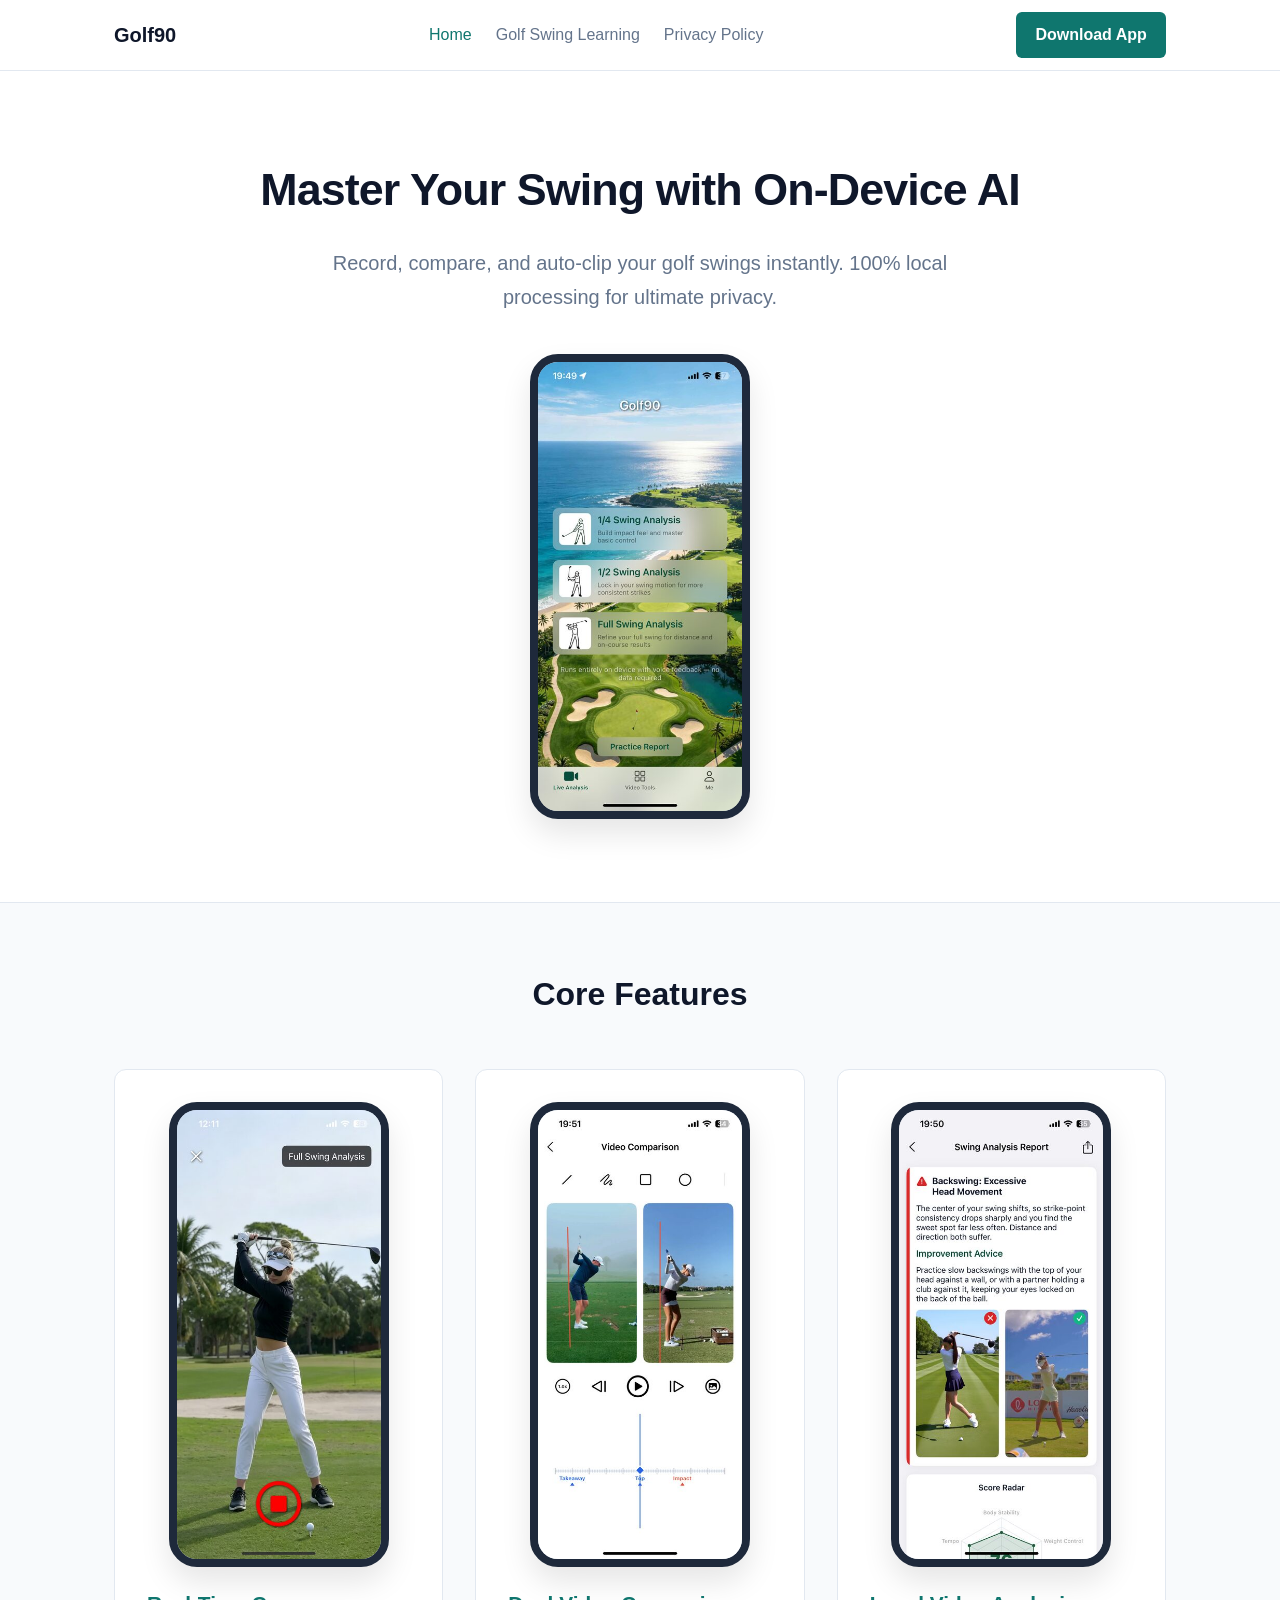
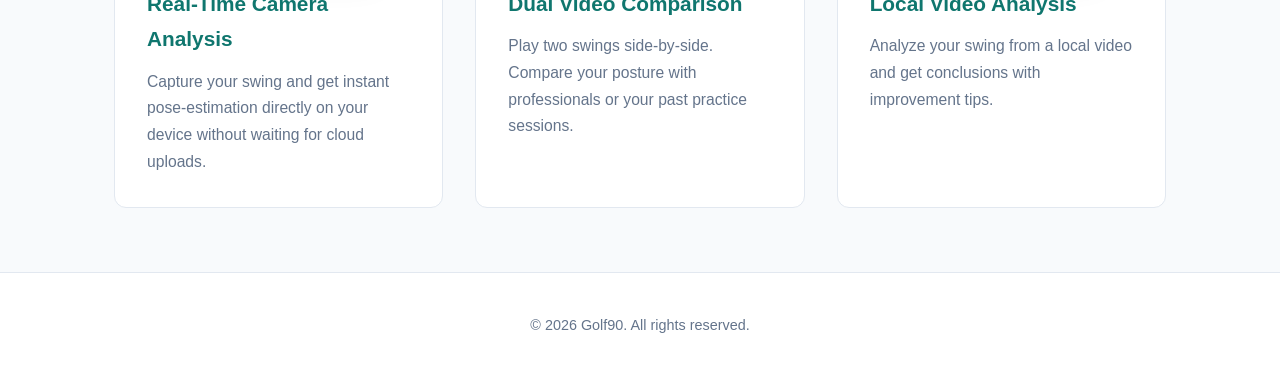
<file: index.html>
<!DOCTYPE html>
<html lang="en">
<head>
  <!-- Google tag (gtag.js) -->
<script async src="https://www.googletagmanager.com/gtag/js?id=G-7NRB3NM912"></script>
<script>
  window.dataLayer = window.dataLayer || [];
  function gtag(){dataLayer.push(arguments);}
  gtag('js', new Date());

  gtag('config', 'G-7NRB3NM912');
</script>
  <meta charset="UTF-8">
  <meta name="viewport" content="width=device-width, initial-scale=1.0">
  <title>Golf90 - AI Golf Swing Analysis</title>
  <link rel="stylesheet" href="style.css">
</head>
<body>
<header>
  <div class="container navbar">
    <div class="nav-left">
      <button class="menu-toggle" aria-label="Toggle menu">☰</button>
      <a href="index.html" class="logo-container">
        <span>Golf90</span>
      </a>
    </div>
    <ul class="nav-menu" id="nav-menu">
      <li><a href="index.html" class="active" data-i18n="home">Home</a></li>
      <li><a href="blog.html" data-i18n="learn">Golf Swing Learning</a></li>
      <li><a href="privacy.html" data-i18n="privacy">Privacy Policy</a></li>
    </ul>
    <div class="nav-right">
      <a href="https://apps.apple.com/us/app/golf90-ai-golf-swing-analyzer/id6777855006" target="_blank" class="btn-download" data-i18n="download">Download App</a>
      <a href="https://apps.apple.com/us/app/golf90-ai-golf-swing-analyzer/id6777855006" target="_blank" class="btn-download-icon" aria-label="Download App">📱</a>
    </div>
  </div>
</header>

  <main>
    <!-- Hero Section -->
    <section class="hero">
      <div class="container">
        <h1 data-i18n="heroTitle">Master Your Swing with On-Device AI</h1>
        <p data-i18n="heroSub">Record, compare, and auto-clip your golf swings instantly. 100% local processing for ultimate privacy.</p>
        
        <div class="hero-visuals">
          <div class="phone-mockup">
            <img src="home1.jpg" alt="Golf90 App Main Screen">
          </div>
        </div>
      </div>
    </section>

    <!-- Core Features Section -->
    <section class="features-section">
      <div class="container">
        <h2 class="section-title" data-i18n="featuresTitle">Core Features</h2>
        <div class="features-grid">
          
          <div class="feature-card">
            <div class="phone-mockup">
              <img src="home2.jpg" alt="Golf90 App Main Screen">
            </div>
            <h3 data-i18n="f1Title">Real-Time Camera Analysis</h3>
            <p data-i18n="f1Desc">Capture your swing and get instant pose-estimation directly on your device without waiting for cloud uploads.</p>
          </div>

          <div class="feature-card">
            <div class="phone-mockup">
              <img src="home3.jpg" alt="Golf90 App Main Screen">
            </div>
            <h3 data-i18n="f2Title">Dual Video Comparison</h3>
            <p data-i18n="f2Desc">Play two swings side-by-side. Compare your posture with professionals or your past practice sessions.</p>
          </div>

          <div class="feature-card">
            <div class="phone-mockup">
              <img src="home4.jpg" alt="Golf90 App Main Screen">
            </div>
            <h3 data-i18n="f3Title">Local Video Analysis</h3>
            <p data-i18n="f3Desc">Analyze your swing from a local video and get conclusions with improvement tips.</p>
          </div>

        </div>
      </div>
    </section>
  </main>

  <footer>
    <div class="container">
      <p data-i18n="footerText">© 2026 Golf90. All rights reserved.</p>
    </div>
  </footer>

  <script src="i18n.js"></script>
</body>
</html>
</file>
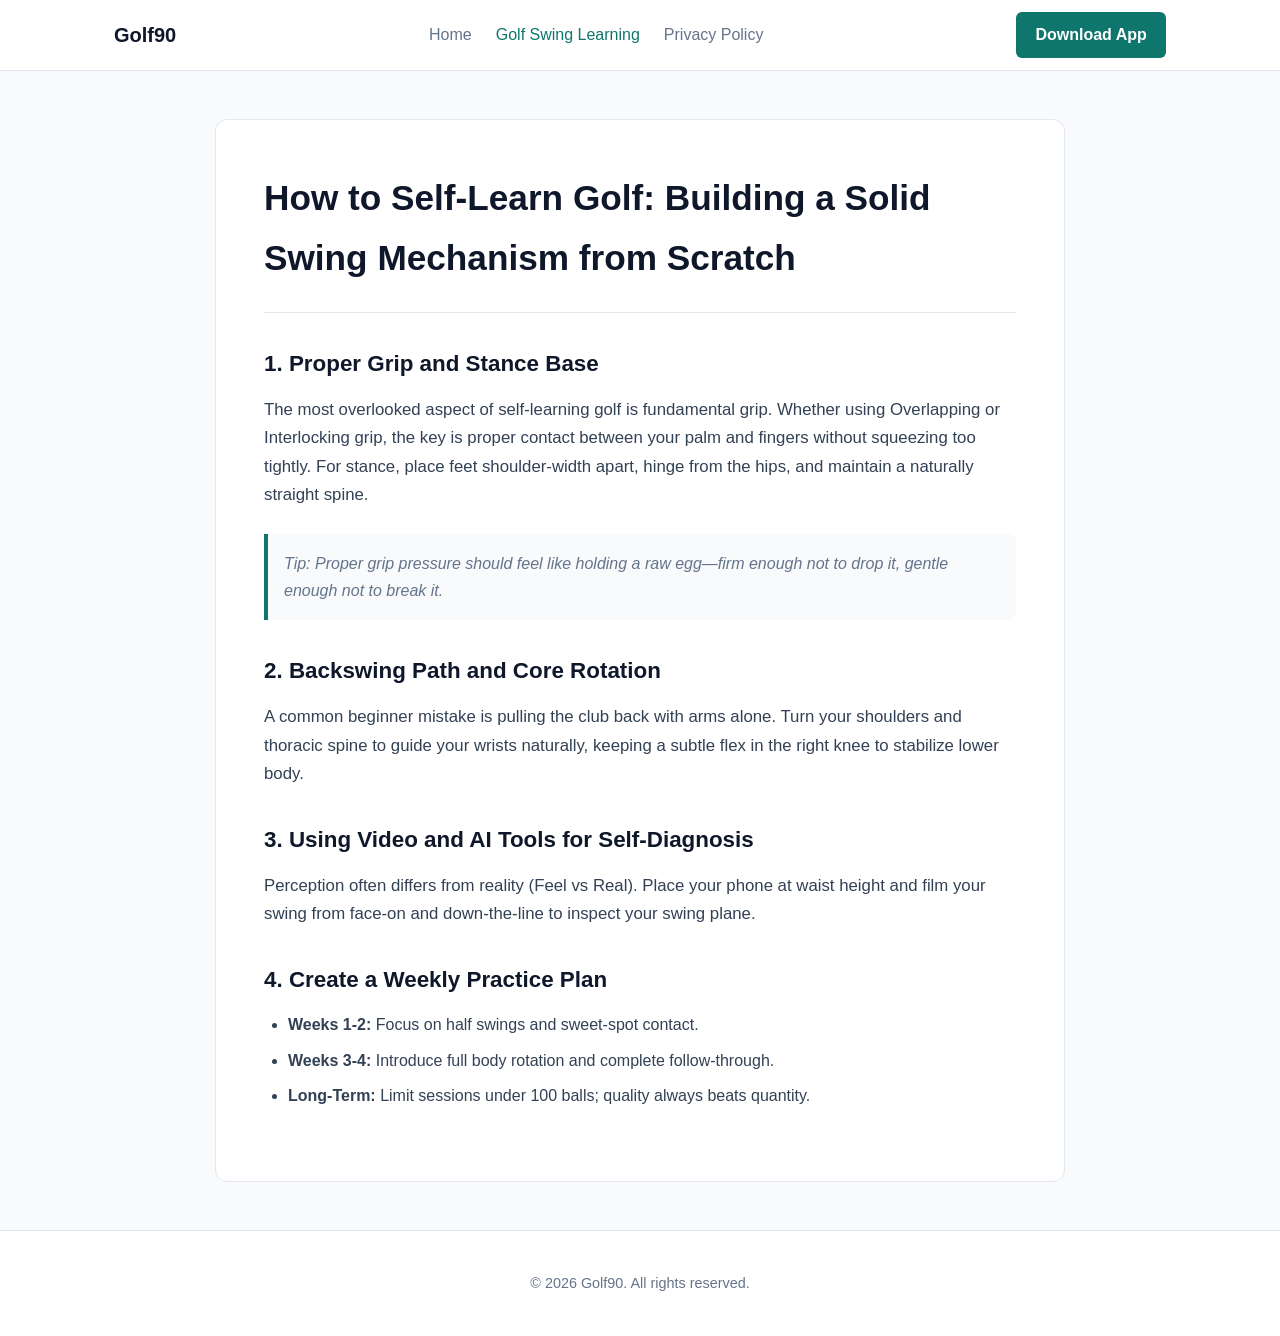
<file: article.html>
<!DOCTYPE html>
<html lang="en">
<head>
  <!-- Google tag (gtag.js) -->
<script async src="https://www.googletagmanager.com/gtag/js?id=G-7NRB3NM912"></script>
<script>
  window.dataLayer = window.dataLayer || [];
  function gtag(){dataLayer.push(arguments);}
  gtag('js', new Date());

  gtag('config', 'G-7NRB3NM912');
</script>
  <meta charset="UTF-8">
  <meta name="viewport" content="width=device-width, initial-scale=1.0">
  <title>Article - Golf90</title>
  <link rel="stylesheet" href="style.css">
</head>
<body>
<header>
  <div class="container navbar">
    <div class="nav-left">
      <button class="menu-toggle" aria-label="Toggle menu">☰</button>
      <a href="index.html" class="logo-container">
        <span>Golf90</span>
      </a>
    </div>
    <ul class="nav-menu" id="nav-menu">
      <li><a href="index.html" data-i18n="home">Home</a></li>
      <li><a href="blog.html" class="active" data-i18n="learn">Golf Swing Learning</a></li>
      <li><a href="privacy.html" data-i18n="privacy">Privacy Policy</a></li>
    </ul>
    <div class="nav-right">
      <a href="https://apps.apple.com/us/app/golf90-ai-golf-swing-analyzer/id6777855006" target="_blank" class="btn-download" data-i18n="download">Download App</a>
      <a href="https://apps.apple.com/us/app/golf90-ai-golf-swing-analyzer/id6777855006" target="_blank" class="btn-download-icon" aria-label="Download App">📱</a>
    </div>
  </div>
</header>

  <main class="container">
    <article class="content-box">
      <h1 id="article-title"></h1>
      <hr style="border: 0; border-top: 1px solid var(--border-color); margin-bottom: 2rem;">
      <div id="article-body"></div>
    </article>
  </main>

  <footer>
    <div class="container">
      <p data-i18n="footerText">© 2026 Golf90. All rights reserved.</p>
    </div>
  </footer>

  <script src="articles-data.js"></script>
  <script src="i18n.js"></script>
  <script>
    document.addEventListener("DOMContentLoaded", () => {
      const urlParams = new URLSearchParams(window.location.search);
      const articleId = urlParams.get('id') || "1";
      const item = articles.find(a => a.id === articleId) || articles[0];
      const langKey = (typeof currentLang !== "undefined" && item.title[currentLang]) ? currentLang : "en";

      document.getElementById("article-title").textContent = item.title[langKey] || item.title["en"];
      document.getElementById("article-body").innerHTML = item.content[langKey] || item.content["en"]; // 假设 content 也支持多语言，如果 content 只有一项则保持 item.content
      document.title = `${item.title[langKey] || item.title["en"]} - Golf90`;
    });
  </script>
</body>
</html>
</file>
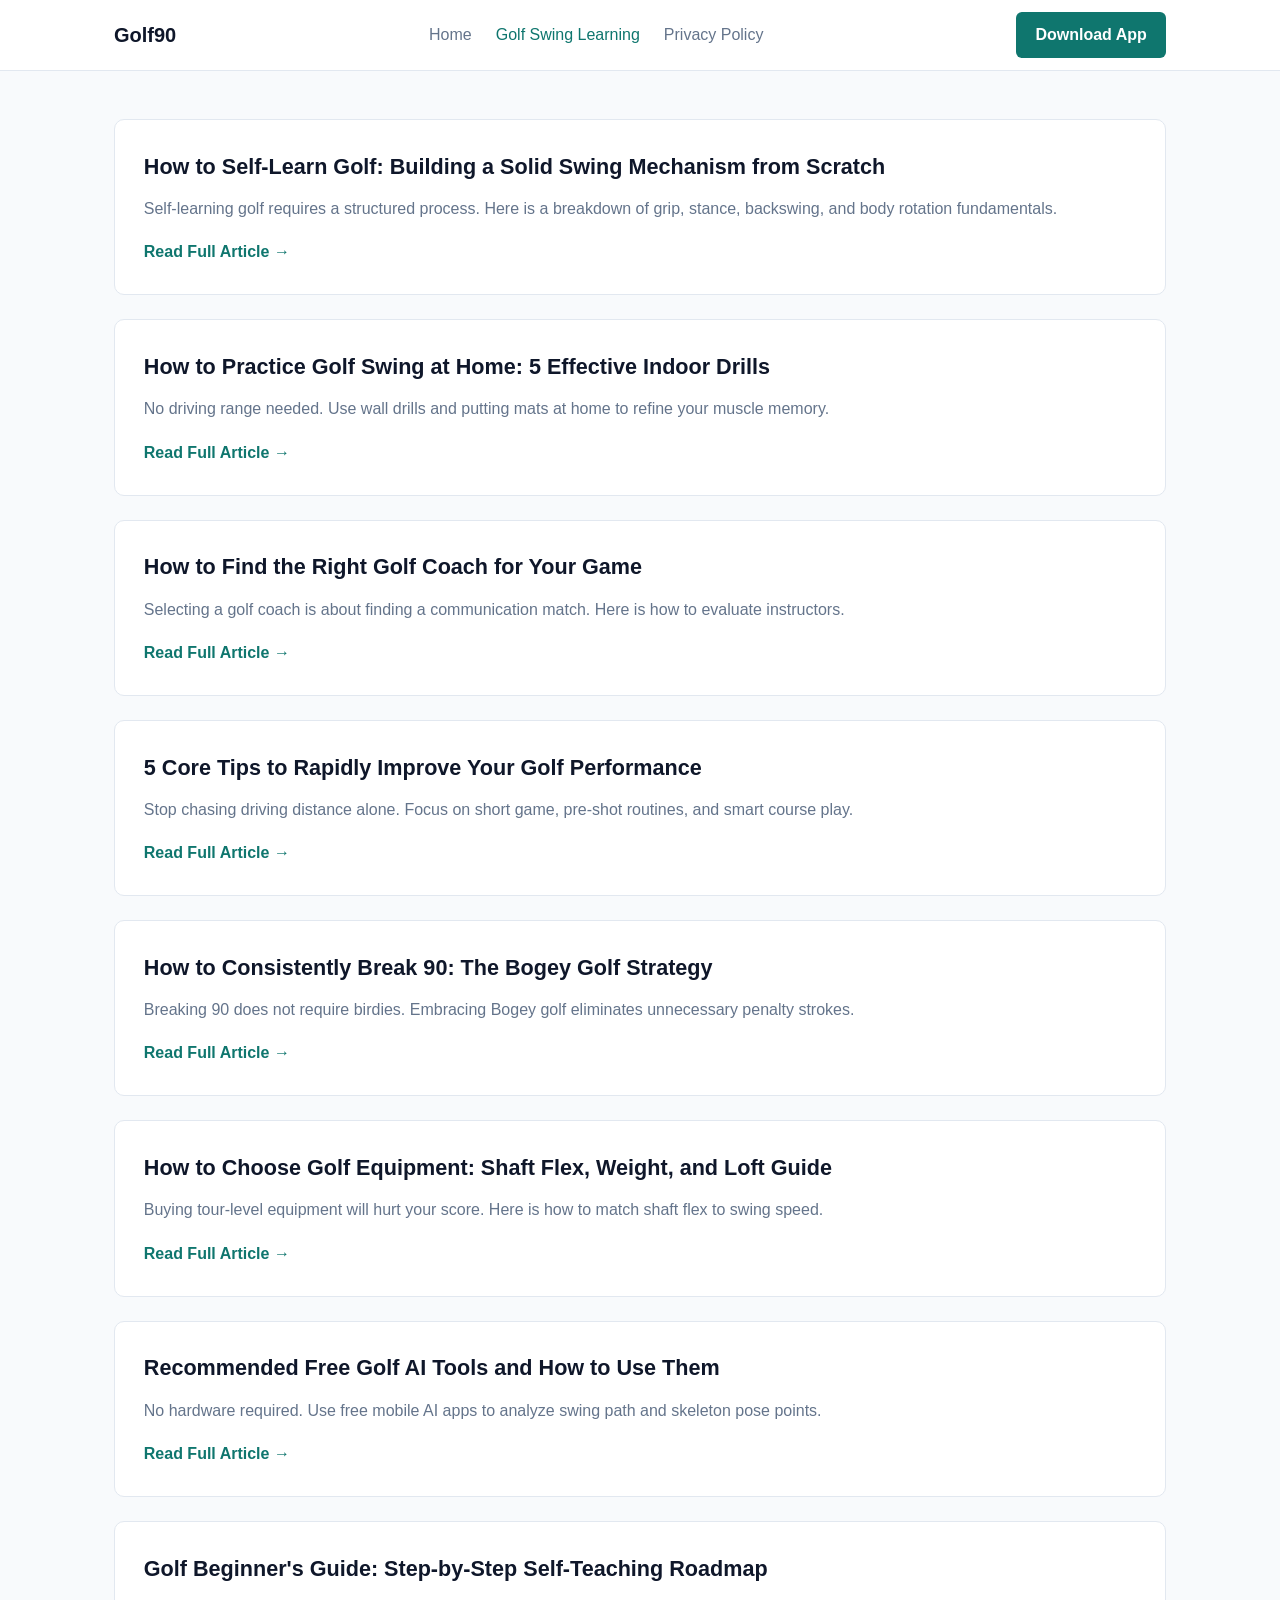
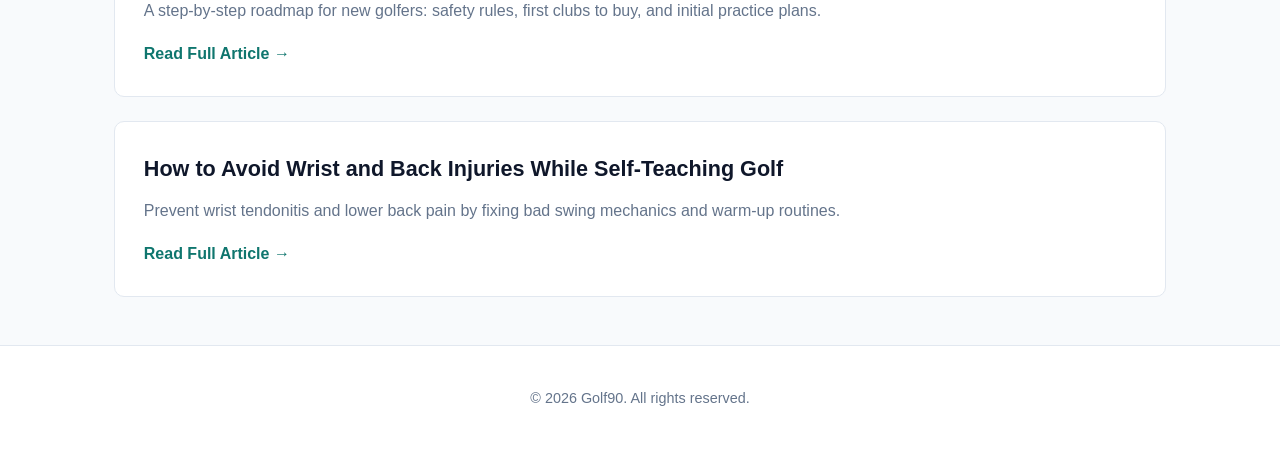
<file: blog.html>
<!DOCTYPE html>
<html lang="en">
<head>
  <!-- Google tag (gtag.js) -->
<script async src="https://www.googletagmanager.com/gtag/js?id=G-7NRB3NM912"></script>
<script>
  window.dataLayer = window.dataLayer || [];
  function gtag(){dataLayer.push(arguments);}
  gtag('js', new Date());

  gtag('config', 'G-7NRB3NM912');
</script>
  <meta charset="UTF-8">
  <meta name="viewport" content="width=device-width, initial-scale=1.0">
  <title>Golf Swing Learning - Golf90</title>
  <link rel="stylesheet" href="style.css">
</head>
<body>
<header>
  <div class="container navbar">
    <div class="nav-left">
      <button class="menu-toggle" aria-label="Toggle menu">☰</button>
      <a href="index.html" class="logo-container">
        <span>Golf90</span>
      </a>
    </div>
    <ul class="nav-menu" id="nav-menu">
      <li><a href="index.html" data-i18n="home">Home</a></li>
      <li><a href="blog.html" class="active" data-i18n="learn">Golf Swing Learning</a></li>
      <li><a href="privacy.html" data-i18n="privacy">Privacy Policy</a></li>
    </ul>
    <div class="nav-right">
      <a href="https://apps.apple.com/us/app/golf90-ai-golf-swing-analyzer/id6777855006" target="_blank" class="btn-download" data-i18n="download">Download App</a>
      <a href="https://apps.apple.com/us/app/golf90-ai-golf-swing-analyzer/id6777855006" target="_blank" class="btn-download-icon" aria-label="Download App">📱</a>
    </div>
  </div>
</header>

  <main class="container">
    <div class="text-list" id="articles-list"></div>
  </main>

  <footer>
    <div class="container">
      <p data-i18n="footerText">© 2026 Golf90. All rights reserved.</p>
    </div>
  </footer>

  <script src="articles-data.js"></script>
  <script src="i18n.js"></script>
<script>
  document.addEventListener("DOMContentLoaded", () => {
    const container = document.getElementById("articles-list");

    articles.forEach(art => {
      const langKey = (typeof currentLang !== "undefined" && art.title[currentLang]) ? currentLang : "en";
      
      const titleText = art.title[langKey] || art.title["en"];
      const summaryText = art.summary[langKey] || art.summary["en"];
      
      const card = document.createElement("div");
      card.className = "text-card";
      card.innerHTML = `
        <h2><a href="article.html?id=${art.id}">${titleText}</a></h2>
        <p>${summaryText}</p>
        <a href="article.html?id=${art.id}" class="link-more" data-i18n="readMore">Read Full Article →</a>
      `;
      container.appendChild(card);
    });
  });
</script>
</body>
</html>
</file>
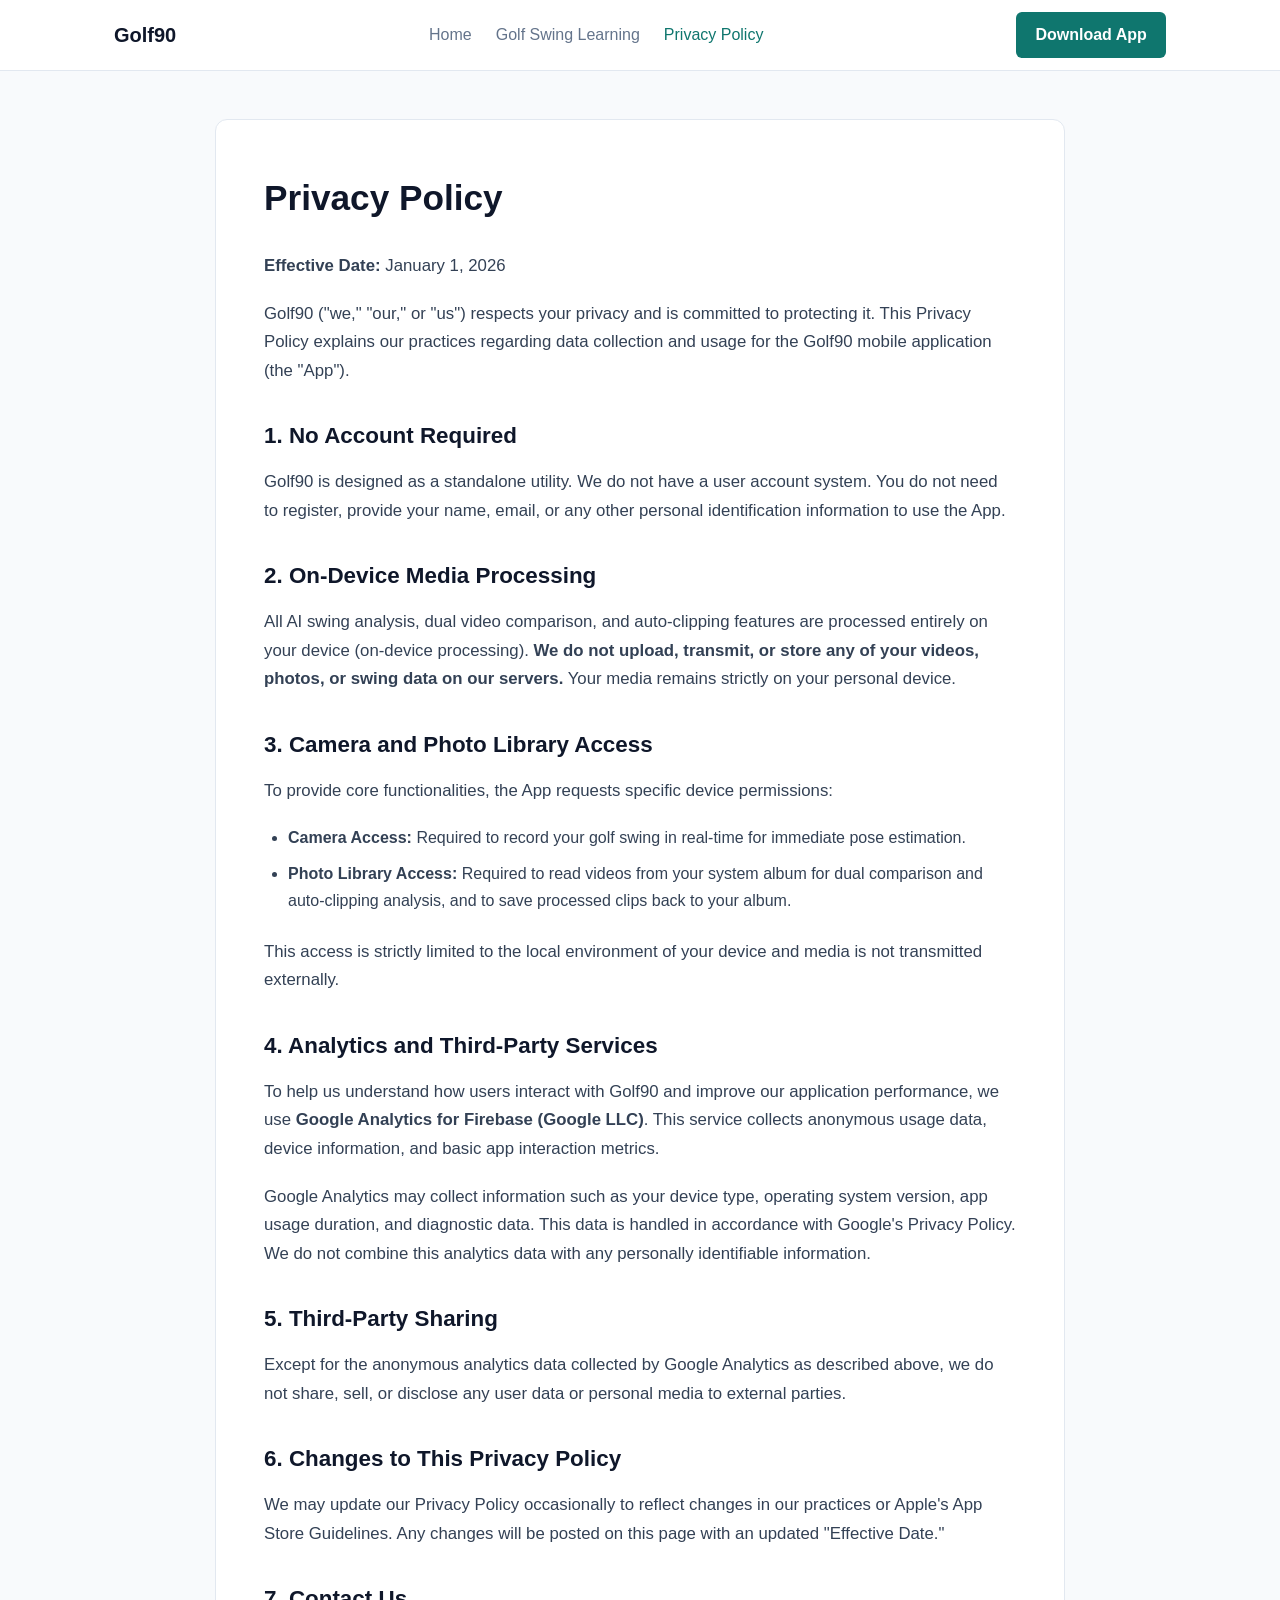
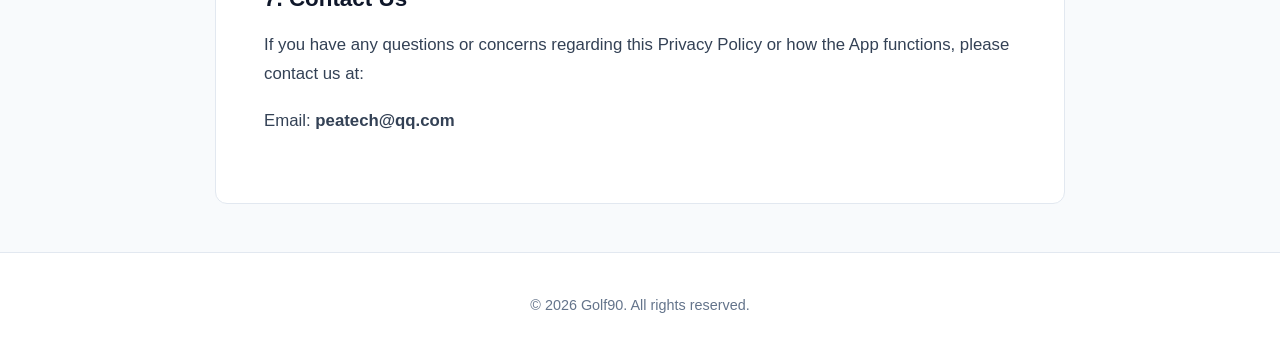
<file: privacy.html>
<!DOCTYPE html>
<html lang="en">
<head>
  <!-- Google tag (gtag.js) -->
<script async src="https://www.googletagmanager.com/gtag/js?id=G-7NRB3NM912"></script>
<script>
  window.dataLayer = window.dataLayer || [];
  function gtag(){dataLayer.push(arguments);}
  gtag('js', new Date());

  gtag('config', 'G-7NRB3NM912');
</script>
  <meta charset="UTF-8">
  <meta name="viewport" content="width=device-width, initial-scale=1.0">
  <title>Golf Swing Learning - Golf90</title>
  <link rel="stylesheet" href="style.css">
</head>
<body>
<header>
  <div class="container navbar">
    <div class="nav-left">
      <button class="menu-toggle" aria-label="Toggle menu">☰</button>
      <a href="index.html" class="logo-container">
        <span>Golf90</span>
      </a>
    </div>
    <ul class="nav-menu" id="nav-menu">
      <li><a href="index.html" data-i18n="home">Home</a></li>
      <li><a href="blog.html" data-i18n="learn">Golf Swing Learning</a></li>
      <li><a href="privacy.html" class="active" data-i18n="privacy">Privacy Policy</a></li>
    </ul>
    <div class="nav-right">
      <a href="https://apps.apple.com/us/app/golf90-ai-golf-swing-analyzer/id6777855006" target="_blank" class="btn-download" data-i18n="download">Download App</a>
      <a href="https://apps.apple.com/us/app/golf90-ai-golf-swing-analyzer/id6777855006" target="_blank" class="btn-download-icon" aria-label="Download App">📱</a>
    </div>
  </div>
</header>

  <main class="container">
    <div class="content-box">
      <h1>Privacy Policy</h1>
      <p><strong>Effective Date:</strong> January 1, 2026</p>

      <p>Golf90 ("we," "our," or "us") respects your privacy and is committed to protecting it. This Privacy Policy explains our practices regarding data collection and usage for the Golf90 mobile application (the "App").</p>

      <h2>1. No Account Required</h2>
      <p>Golf90 is designed as a standalone utility. We do not have a user account system. You do not need to register, provide your name, email, or any other personal identification information to use the App.</p>

      <h2>2. On-Device Media Processing</h2>
      <p>All AI swing analysis, dual video comparison, and auto-clipping features are processed entirely on your device (on-device processing). <strong>We do not upload, transmit, or store any of your videos, photos, or swing data on our servers.</strong> Your media remains strictly on your personal device.</p>

      <h2>3. Camera and Photo Library Access</h2>
      <p>To provide core functionalities, the App requests specific device permissions:</p>
      <ul>
        <li><strong>Camera Access:</strong> Required to record your golf swing in real-time for immediate pose estimation.</li>
        <li><strong>Photo Library Access:</strong> Required to read videos from your system album for dual comparison and auto-clipping analysis, and to save processed clips back to your album.</li>
      </ul>
      <p>This access is strictly limited to the local environment of your device and media is not transmitted externally.</p>

      <h2>4. Analytics and Third-Party Services</h2>
      <p>To help us understand how users interact with Golf90 and improve our application performance, we use <strong>Google Analytics for Firebase (Google LLC)</strong>. This service collects anonymous usage data, device information, and basic app interaction metrics.</p>
      <p>Google Analytics may collect information such as your device type, operating system version, app usage duration, and diagnostic data. This data is handled in accordance with Google's Privacy Policy. We do not combine this analytics data with any personally identifiable information.</p>

      <h2>5. Third-Party Sharing</h2>
      <p>Except for the anonymous analytics data collected by Google Analytics as described above, we do not share, sell, or disclose any user data or personal media to external parties.</p>

      <h2>6. Changes to This Privacy Policy</h2>
      <p>We may update our Privacy Policy occasionally to reflect changes in our practices or Apple's App Store Guidelines. Any changes will be posted on this page with an updated "Effective Date."</p>

      <h2>7. Contact Us</h2>
      <p>If you have any questions or concerns regarding this Privacy Policy or how the App functions, please contact us at:</p>
      <p>Email: <strong>peatech@qq.com</strong></p>
    </div>
  </main>

  <footer>
    <div class="container">
      <p data-i18n="footerText">© 2026 Golf90. All rights reserved.</p>
    </div>
  </footer>

  <script src="i18n.js"></script>
</body>
</html>
</file>
<file: style.css>
:root {
  --primary-color: #0f766e;
  --primary-hover: #115e59;
  --bg-color: #f8fafc;
  --text-color: #0f172a;
  --text-muted: #64748b;
  --card-bg: #ffffff;
  --border-color: #e2e8f0;
  --max-width: 1100px;
}

* {
  box-sizing: border-box;
  margin: 0;
  padding: 0;
}

body {
  font-family: -apple-system, BlinkMacSystemFont, "Segoe UI", Roboto, Helvetica, Arial, sans-serif;
  background-color: var(--bg-color);
  color: var(--text-color);
  line-height: 1.7;
}

.container {
  max-width: var(--max-width);
  margin: 0 auto;
  padding: 0 1.5rem;
}

header {
  background: #ffffff;
  border-bottom: 1px solid var(--border-color);
  position: sticky;
  top: 0;
  z-index: 100;
}

/* ---------- 桌面导航 (宽度 > 768px) ---------- */
.navbar {
  display: flex;
  justify-content: space-between;
  align-items: center;
  height: 70px;
}

.nav-left {
  display: flex;
  align-items: center;
  gap: 2rem;
  flex-shrink: 0;
}

.logo-container {
  display: flex;
  align-items: center;
  gap: 0.75rem;
  text-decoration: none;
  font-weight: 700;
  font-size: 1.25rem;
  color: var(--text-color);
}

.nav-menu {
  display: flex;           /* 水平显示 */
  gap: 1.5rem;
  list-style: none;
}

.nav-menu a {
  text-decoration: none;
  color: var(--text-muted);
  font-weight: 500;
  transition: color 0.2s;
}
.nav-menu a:hover,
.nav-menu a.active {
  color: var(--primary-color);
}

/* 桌面端下载按钮 */
.btn-download {
  background-color: var(--primary-color);
  color: #ffffff;
  padding: 0.6rem 1.2rem;
  border-radius: 6px;
  text-decoration: none;
  font-weight: 600;
  transition: background-color 0.2s;
  white-space: nowrap;
  display: inline-block;   /* 桌面显示 */
}
.btn-download:hover {
  background-color: var(--primary-hover);
}

/* 桌面端隐藏移动元素（汉堡按钮和手机图标） */
.menu-toggle,
.btn-download-icon {
  display: none !important; /* 用 !important 确保覆盖 */
}

/* ---------- 移动端适配 (宽度 ≤ 768px) ---------- */
@media (max-width: 768px) {
  .navbar {
    flex-wrap: wrap;
    height: auto;
    padding: 0.8rem 1.5rem;
    gap: 0.5rem;
  }

  .nav-left {
    display: flex;
    align-items: center;
    gap: 1rem;
    flex-shrink: 0;
  }

  /* 显示汉堡按钮 */
  .menu-toggle {
    display: block !important;   /* 覆盖桌面隐藏 */
    background: none;
    border: none;
    font-size: 1.8rem;
    cursor: pointer;
    color: var(--text-color);
    padding: 0 0.5rem;
  }

  /* 显示手机图标 */
  .btn-download-icon {
    display: flex !important;
    font-size: 1.6rem;
    text-decoration: none;
    color: var(--text-color);
    padding: 0.3rem;
  }

  .nav-right {
    display: flex;
    align-items: center;
    gap: 0.5rem;
  }

  /* 隐藏文字版下载按钮 */
  .btn-download {
    display: none !important;
  }

  /* 移动端菜单：默认折叠 */
  .nav-menu {
    display: none;           /* 默认隐藏 */
    flex-direction: column;
    width: 100%;
    gap: 0.5rem;
    padding: 1rem 0;
    border-top: 1px solid var(--border-color);
    margin-top: 0.5rem;
    order: 3;
  }

  .nav-menu.open {
    display: flex;           /* 展开 */
  }

  .nav-menu li {
    text-align: center;
  }

  .nav-menu a {
    display: block;
    padding: 0.5rem 0;
  }

  /* 其他移动适配 */
  .hero h1 {
    font-size: 2rem;
  }
  .hero p {
    font-size: 1rem;
  }
  .content-box {
    padding: 1.5rem;
  }
  .content-box h1 {
    font-size: 1.8rem;
  }
}


/* Hero Section */
.hero {
  padding: 5rem 0 4rem;
  text-align: center;
  background: #ffffff;
  border-bottom: 1px solid var(--border-color);
}

.hero h1 {
  font-size: 2.8rem;
  margin-bottom: 1.2rem;
  letter-spacing: -0.02em;
}

.hero p {
  font-size: 1.25rem;
  color: var(--text-muted);
  max-width: 680px;
  margin: 0 auto 2.5rem;
}

/* Features */
.features-section {
  padding: 4rem 0;
}
.section-title {
  text-align: center;
  font-size: 2rem;
  margin-bottom: 3rem;
}
.features-grid {
  display: grid;
  grid-template-columns: repeat(auto-fit, minmax(280px, 1fr));
  gap: 2rem;
}
.feature-card {
  background: var(--card-bg);
  padding: 2rem;
  border-radius: 12px;
  border: 1px solid var(--border-color);
}
.feature-card h3 {
  font-size: 1.3rem;
  margin-bottom: 0.75rem;
  color: var(--primary-color);
}
.feature-card p {
  color: var(--text-muted);
  font-size: 0.98rem;
}

/* Article List */
.text-list {
  display: flex;
  flex-direction: column;
  gap: 1.5rem;
  margin: 3rem 0;
}
.text-card {
  background: var(--card-bg);
  border: 1px solid var(--border-color);
  border-radius: 10px;
  padding: 1.8rem;
  transition: border-color 0.2s;
}
.text-card:hover {
  border-color: var(--primary-color);
}
.text-card h2 {
  font-size: 1.35rem;
  margin-bottom: 0.6rem;
}
.text-card h2 a {
  color: var(--text-color);
  text-decoration: none;
}
.text-card h2 a:hover {
  color: var(--primary-color);
}
.text-card p {
  color: var(--text-muted);
  font-size: 1rem;
  margin-bottom: 1rem;
}
.link-more {
  color: var(--primary-color);
  font-weight: 600;
  text-decoration: none;
}

/* Content Box */
.content-box {
  background: var(--card-bg);
  padding: 3rem;
  margin: 3rem auto;
  border-radius: 12px;
  border: 1px solid var(--border-color);
  max-width: 850px;
}
.content-box h1 {
  font-size: 2.2rem;
  margin-bottom: 1.5rem;
}
.content-box h2 {
  font-size: 1.4rem;
  margin: 2rem 0 0.8rem;
}
.content-box p {
  margin-bottom: 1.2rem;
  color: #334155;
  font-size: 1.05rem;
}
.content-box ul, .content-box ol {
  margin: 0 0 1.5rem 1.5rem;
  color: #334155;
}
.content-box li {
  margin-bottom: 0.5rem;
}
.content-box blockquote {
  border-left: 4px solid var(--primary-color);
  padding: 1rem;
  margin: 1.5rem 0;
  color: var(--text-muted);
  font-style: italic;
  background: var(--bg-color);
  border-radius: 0 8px 8px 0;
}

/* Footer */
footer {
  text-align: center;
  padding: 2.5rem 0;
  border-top: 1px solid var(--border-color);
  color: var(--text-muted);
  font-size: 0.9rem;
  background: #ffffff;
}

/* Phone Mockup */
.phone-mockup {
  width: 100%;
  max-width: 220px;
  aspect-ratio: 9/19;
  background: #cbd5e1;
  border-radius: 28px;
  border: 8px solid #1e293b;
  margin: 0 auto 1.2rem;
  display: flex;
  align-items: center;
  justify-content: center;
  overflow: hidden;
  box-shadow: 0 15px 30px rgba(0,0,0,0.1);
}
.phone-mockup img {
  width: 100%;
  height: 100%;
  object-fit: cover;
  display: block;
}
.phone-mockup span {
  padding: 0.8rem;
  color: #475569;
  font-size: 0.85rem;
  font-weight: 600;
}

/* ===== 移动端适配 (宽度 ≤ 768px) ===== */
@media (max-width: 768px) {
  .navbar {
    flex-wrap: wrap;
    height: auto;
    padding: 0.8rem 1.5rem;
    gap: 0.5rem;
  }

  .nav-left {
    display: flex;
    align-items: center;
    gap: 1rem;
    flex-shrink: 0;
  }

  /* 显示汉堡按钮 */
  .menu-toggle {
    display: block;
    background: none;
    border: none;
    font-size: 1.8rem;
    cursor: pointer;
    color: var(--text-color);
    padding: 0 0.5rem;
  }

  .btn-download-icon {
    display: flex;
    font-size: 1.6rem;
    text-decoration: none;
    color: var(--text-color);
    padding: 0.3rem;
  }

  .nav-right {
    display: flex;
    align-items: center;
    gap: 0.5rem;
  }

  .btn-download {
    display: none;  /* 隐藏文字按钮 */
  }

  /* 移动端菜单：垂直折叠 */
  .nav-menu {
    display: none;              /* 默认隐藏 */
    flex-direction: column;
    width: 100%;
    gap: 0.5rem;
    padding: 1rem 0;
    border-top: 1px solid var(--border-color);
    margin-top: 0.5rem;
    order: 3;
  }

  .nav-menu.open {
    display: flex;             /* 展开 */
  }

  .nav-menu li {
    text-align: center;
  }

  .nav-menu a {
    display: block;
    padding: 0.5rem 0;
  }

  /* 其它元素适配 */
  .hero h1 {
    font-size: 2rem;
  }
  .hero p {
    font-size: 1rem;
  }
  .content-box {
    padding: 1.5rem;
  }
  .content-box h1 {
    font-size: 1.8rem;
  }
}
</file>
